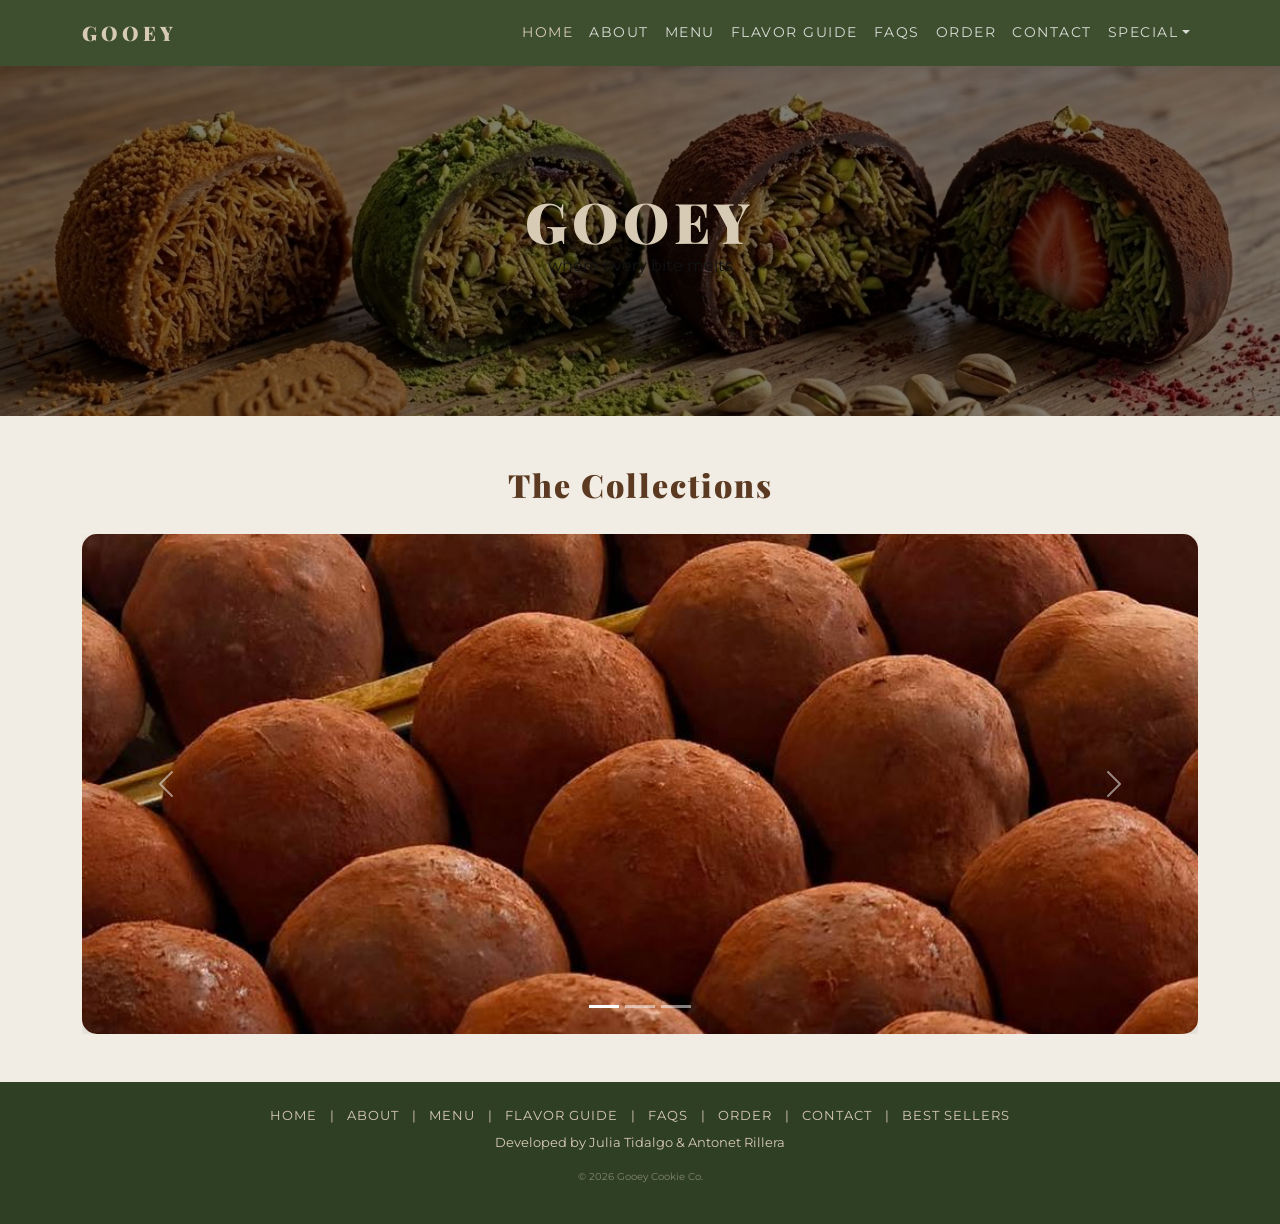
<file: index.html>
<!DOCTYPE html>
<html lang="en">

<head>
    <meta charset="UTF-8">
    <meta name="viewport" content="width=device-width, initial-scale=1">
    <title>Gooey | Premium Cookies</title>

    <link href="https://cdn.jsdelivr.net/npm/bootstrap@5.3.2/dist/css/bootstrap.min.css" rel="stylesheet">
    <link
        href="https://fonts.googleapis.com/css2?family=Playfair+Display:wght@700;900&family=Montserrat:wght@300;400;600&family=Dancing+Script:wght@600&display=swap"
        rel="stylesheet">
    <link rel="stylesheet" href="./css/style.css">
</head>

<body>
    <div class="page-background">

        <!-- NAVBAR -->
        <nav class="navbar navbar-expand-lg navbar-dark custom-nav sticky-top">
            <div class="container">
                <a class="navbar-brand" href="index.html">GOOEY</a>
                <button class="navbar-toggler border-0" data-bs-toggle="collapse" data-bs-target="#navMenu">
                    <span class="navbar-toggler-icon"></span>
                </button>
                <div class="collapse navbar-collapse" id="navMenu">
                    <ul class="navbar-nav ms-auto">
                        <li class="nav-item"><a class="nav-link active" href="index.html">Home</a></li>
                        <li class="nav-item"><a class="nav-link" href="about.html">About</a></li>
                        <li class="nav-item"><a class="nav-link" href="menu.html">Menu</a></li>
                        <li class="nav-item"><a class="nav-link" href="flavor-guide.html">Flavor Guide</a></li>
                        <li class="nav-item"><a class="nav-link" href="faq.html">FAQs</a></li>
                        <li class="nav-item"><a class="nav-link" href="order.html">Order</a></li>
                        <li class="nav-item"><a class="nav-link" href="contact.html">Contact</a></li>
                        <li class="nav-item dropdown">
                            <a class="nav-link dropdown-toggle" href="#" data-bs-toggle="dropdown">Special</a>
                            <ul class="dropdown-menu border-0 shadow">
                                <li><a class="dropdown-item" href="dubai-signature.html">Best Sellers</a></li>
                            </ul>
                        </li>
                    </ul>
                </div>
            </div>
        </nav>

        <header class="hero">
            <h1>GOOEY</h1>
            <p>where every bite melts</p>
        </header>

        <main class="container">
            <h2 class="section-title">The Collections</h2>

            <div id="carouselExample" class="carousel slide carousel-fade mb-5" data-bs-ride="carousel">
                <div class="carousel-indicators">
                    <button type="button" data-bs-target="#carouselExample" data-bs-slide-to="0" class="active"></button>
                    <button type="button" data-bs-target="#carouselExample" data-bs-slide-to="1"></button>
                    <button type="button" data-bs-target="#carouselExample" data-bs-slide-to="2"></button>
                </div>

                <div class="carousel-inner">
                    <div class="carousel-item active">
                        <img src="./images/chewy.jpg" class="d-block w-100 slider-img" alt="Gooey Selection">
                    </div>
                    <div class="carousel-item">
                        <img src="./images/matcha.jpg" class="d-block w-100 slider-img" alt="Bestsellers">
                    </div>
                    <div class="carousel-item">
                        <img src="./images/strawb.jpg" class="d-block w-100 slider-img" alt="Gift Boxes">
                    </div>
                </div>

                <button class="carousel-control-prev" data-bs-target="#carouselExample" data-bs-slide="prev">
                    <span class="carousel-control-prev-icon"></span>
                </button>
                <button class="carousel-control-next" data-bs-target="#carouselExample" data-bs-slide="next">
                    <span class="carousel-control-next-icon"></span>
                </button>
            </div>
        </main>

        <footer class="text-center py-4">
            <div class="footer-links mb-2">
                <a href="index.html">Home</a> |
                <a href="about.html">About</a> |
                <a href="menu.html">Menu</a> |
                <a href="flavor-guide.html">Flavor Guide</a> |
                <a href="faq.html">FAQs</a> |
                <a href="order.html">Order</a> |
                <a href="contact.html">Contact</a> |
                <a href="dubai-signature.html">Best Sellers</a>
            </div>
            <p>Developed by Julia Tidalgo & Antonet Rillera</p>
            <p style="opacity:0.5;font-size:10px;">© 2026 Gooey Cookie Co.</p>
        </footer>

        <script src="https://cdn.jsdelivr.net/npm/bootstrap@5.3.2/dist/js/bootstrap.bundle.min.js"></script>
    </div>
</body>

</html>
</file>
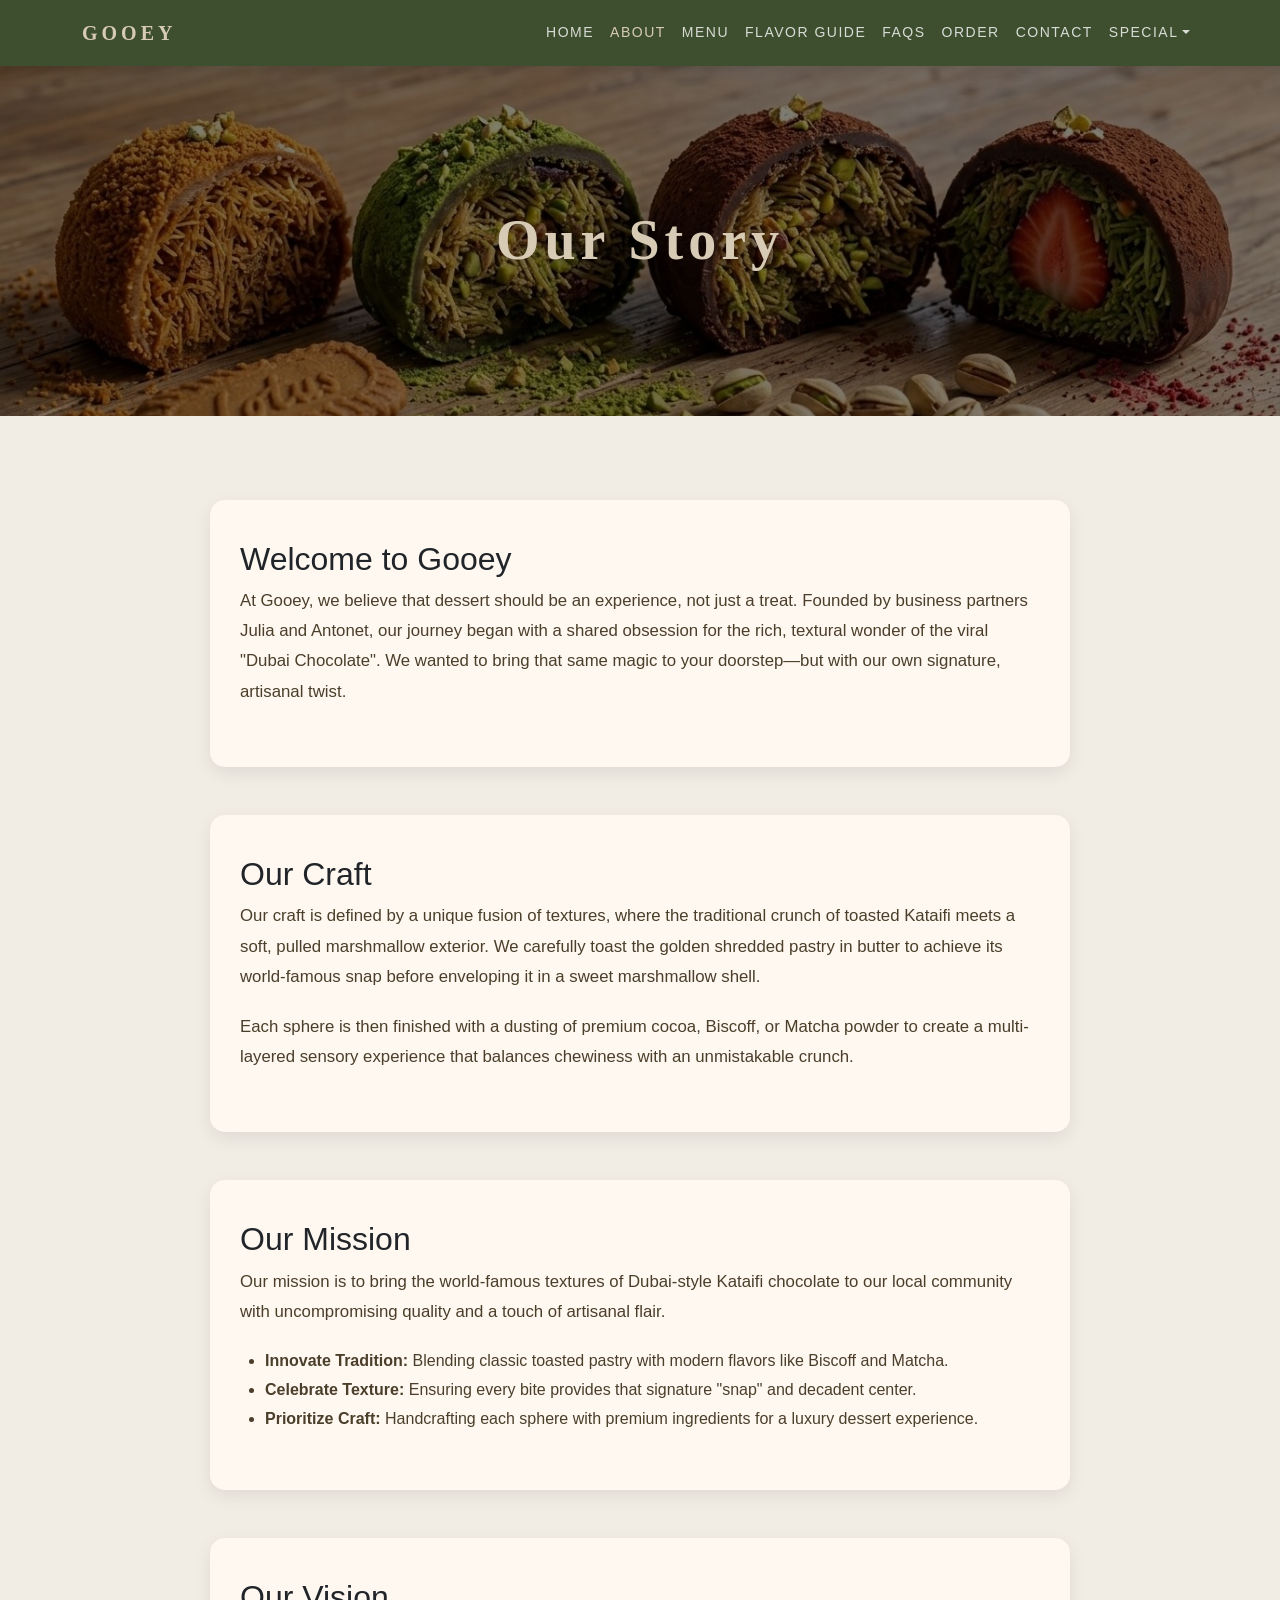
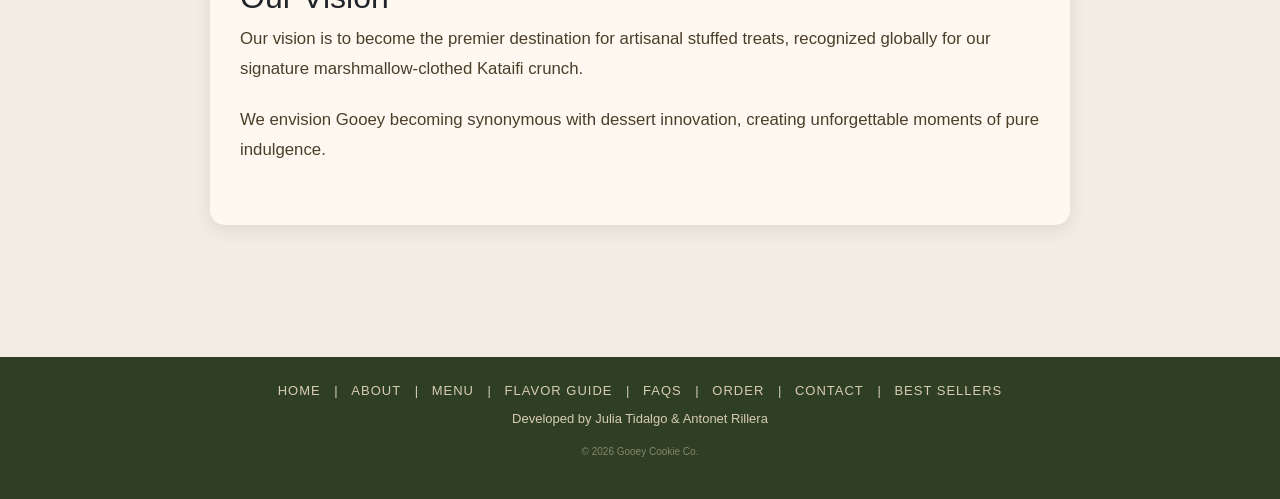
<file: about.html>
<!DOCTYPE html>
<html lang="en">
<head>
<meta charset="UTF-8">
<meta name="viewport" content="width=device-width, initial-scale=1">
<title>About | Gooey</title>

<link href="https://cdn.jsdelivr.net/npm/bootstrap@5.3.2/dist/css/bootstrap.min.css" rel="stylesheet">
<link rel="stylesheet" href="./css/style.css">
</head>

<body>
<div class="page-background">

<nav class="navbar navbar-expand-lg navbar-dark custom-nav sticky-top">
  <div class="container">
    <a class="navbar-brand" href="index.html">GOOEY</a>
    <button class="navbar-toggler border-0" data-bs-toggle="collapse" data-bs-target="#navMenu">
      <span class="navbar-toggler-icon"></span>
    </button>
    <div class="collapse navbar-collapse" id="navMenu">
      <ul class="navbar-nav ms-auto">
        <li class="nav-item"><a class="nav-link" href="index.html">Home</a></li>
        <li class="nav-item"><a class="nav-link active" href="about.html">About</a></li>
        <li class="nav-item"><a class="nav-link" href="menu.html">Menu</a></li>
        <li class="nav-item"><a class="nav-link" href="flavor-guide.html">Flavor Guide</a></li>
        <li class="nav-item"><a class="nav-link" href="faq.html">FAQs</a></li>
        <li class="nav-item"><a class="nav-link" href="order.html">Order</a></li>
        <li class="nav-item"><a class="nav-link" href="contact.html">Contact</a></li>
        <li class="nav-item dropdown">
          <a class="nav-link dropdown-toggle" href="#" data-bs-toggle="dropdown">Special</a>
          <ul class="dropdown-menu border-0 shadow">
            <li><a class="dropdown-item" href="dubai-signature.html">Best Sellers</a></li>
          </ul>
        </li>
      </ul>
    </div>
  </div>
</nav>

<header class="hero text-center py-5">
  <h1>Our Story</h1>
</header>

<div class="container about-container py-4">

  <section class="mb-5">
    <h2>Welcome to Gooey</h2>
    <p>
      At Gooey, we believe that dessert should be an experience, not just a treat.
      Founded by business partners Julia and Antonet, our journey began with a
      shared obsession for the rich, textural wonder of the viral "Dubai Chocolate".
      We wanted to bring that same magic to your doorstep—but with our own
      signature, artisanal twist.
    </p>
  </section>

  <section class="mb-5">
    <h2>Our Craft</h2>
    <p>
      Our craft is defined by a unique fusion of textures, where the traditional
      crunch of toasted Kataifi meets a soft, pulled marshmallow exterior.
      We carefully toast the golden shredded pastry in butter to achieve its
      world-famous snap before enveloping it in a sweet marshmallow shell.
    </p>
    <p>
      Each sphere is then finished with a dusting of premium cocoa, Biscoff,
      or Matcha powder to create a multi-layered sensory experience that
      balances chewiness with an unmistakable crunch.
    </p>
  </section>

  <section class="mb-5">
    <h2>Our Mission</h2>
    <p>
      Our mission is to bring the world-famous textures of Dubai-style Kataifi
      chocolate to our local community with uncompromising quality and a
      touch of artisanal flair.
    </p>
    <ul class="mission-list">
      <li><strong>Innovate Tradition:</strong> Blending classic toasted pastry with modern flavors like Biscoff and Matcha.</li>
      <li><strong>Celebrate Texture:</strong> Ensuring every bite provides that signature "snap" and decadent center.</li>
      <li><strong>Prioritize Craft:</strong> Handcrafting each sphere with premium ingredients for a luxury dessert experience.</li>
    </ul>
  </section>

  <section class="mb-5">
    <h2>Our Vision</h2>
    <p>
      Our vision is to become the premier destination for artisanal
      stuffed treats, recognized globally for our signature
      marshmallow-clothed Kataifi crunch.
    </p>
    <p>
      We envision Gooey becoming synonymous with dessert innovation,
      creating unforgettable moments of pure indulgence.
    </p>
  </section>

</div>

<footer class="text-center py-4">
  <div class="footer-links mb-2">
    <a href="index.html">Home</a> |
    <a href="about.html">About</a> |
    <a href="menu.html">Menu</a> |
    <a href="flavor-guide.html">Flavor Guide</a> |
    <a href="faq.html">FAQs</a> |
    <a href="order.html">Order</a> |
    <a href="contact.html">Contact</a> |
    <a href="dubai-signature.html">Best Sellers</a>
  </div>
  <p>Developed by Julia Tidalgo & Antonet Rillera</p>
  <p style="opacity:0.5;font-size:10px;">© 2026 Gooey Cookie Co.</p>
</footer>

</div>

<script src="https://cdn.jsdelivr.net/npm/bootstrap@5.3.2/dist/js/bootstrap.bundle.min.js"></script>
</body>
</html>
</file>
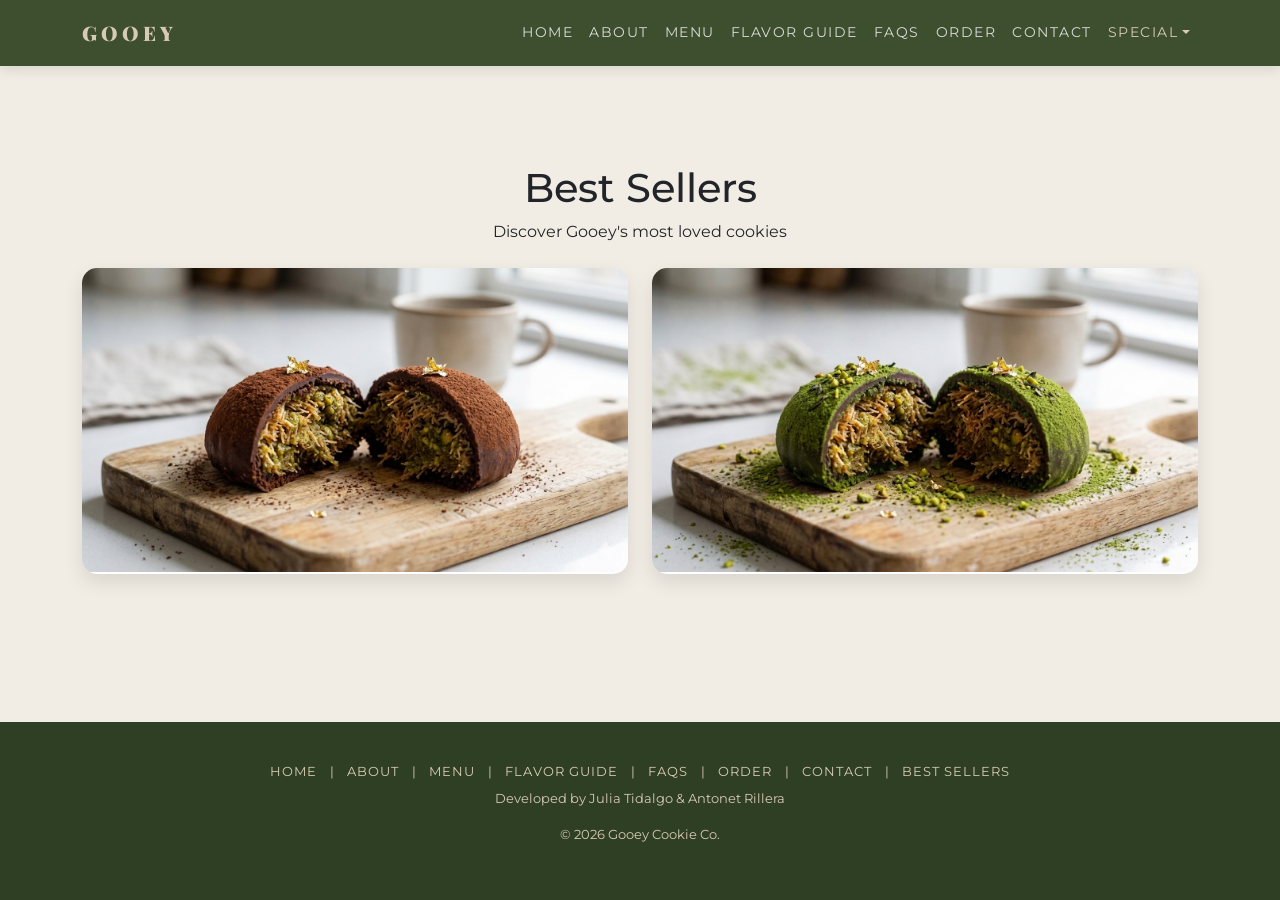
<file: dubai-signature.html>
<!DOCTYPE html>
<html lang="en">

<head>
    <meta charset="UTF-8">
    <meta name="viewport" content="width=device-width, initial-scale=1">
    <title>Best Sellers | Gooey</title>

    <link href="https://cdn.jsdelivr.net/npm/bootstrap@5.3.2/dist/css/bootstrap.min.css" rel="stylesheet">
    <link href="https://fonts.googleapis.com/css2?family=Playfair+Display:wght@700;900&family=Montserrat:wght@300;400;600&display=swap" rel="stylesheet">
    <link rel="stylesheet" href="./css/style.css">
</head>

<body>

    <div class="page-background">

        <nav class="navbar navbar-expand-lg navbar-dark custom-nav sticky-top">
            <div class="container">

                <a class="navbar-brand" href="index.html">GOOEY</a>

                <button class="navbar-toggler border-0" data-bs-toggle="collapse" data-bs-target="#navMenu">
                    <span class="navbar-toggler-icon"></span>
                </button>

                <div class="collapse navbar-collapse" id="navMenu">
                    <ul class="navbar-nav ms-auto">

                        <li class="nav-item">
                            <a class="nav-link" href="index.html">Home</a>
                        </li>

                        <li class="nav-item">
                            <a class="nav-link" href="about.html">About</a>
                        </li>

                        <li class="nav-item">
                            <a class="nav-link" href="menu.html">Menu</a>
                        </li>

                        <li class="nav-item">
                            <a class="nav-link" href="flavor-guide.html">Flavor Guide</a>
                        </li>

                        <li class="nav-item">
                            <a class="nav-link" href="faq.html">FAQs</a>
                        </li>

                        <li class="nav-item">
                            <a class="nav-link" href="order.html">Order</a>
                        </li>

                        <li class="nav-item">
                            <a class="nav-link" href="contact.html">Contact</a>
                        </li>

                        <li class="nav-item dropdown">
                            <a class="nav-link dropdown-toggle active" href="#" data-bs-toggle="dropdown">Special</a>
                            <ul class="dropdown-menu border-0 shadow">
                                <li>
                                    <a class="dropdown-item" href="dubai-signature.html">Best Sellers</a>
                                </li>
                            </ul>
                        </li>

                    </ul>
                </div>

            </div>
        </nav>

        <main class="main-content">

            <section class="container text-center mt-5 mb-4">
                <h1 class="title text-center">Best Sellers</h1>
                <p>Discover Gooey's most loved cookies</p>
            </section>

            <div class="container">
                <div class="row g-4 justify-content-center">

                    <div class="col-md-6 flavor-card">
                        <div class="card h-100">
                            <img src="./images/original.png" class="card-img-top" alt="Original">
                            <button class="stretched-link border-0 bg-transparent" data-bs-toggle="modal" data-bs-target="#modalOriginal"></button>
                        </div>
                    </div>

                    <div class="col-md-6 flavor-card">
                        <div class="card h-100">
                            <img src="./images/matcha_pistachio.png" class="card-img-top" alt="Matcha Pistachio">
                            <button class="stretched-link border-0 bg-transparent" data-bs-toggle="modal" data-bs-target="#modalMatcha"></button>
                        </div>
                    </div>

                </div>
            </div>

            <div class="modal fade cookie-modal" id="modalOriginal" tabindex="-1">
                <div class="modal-dialog modal-dialog-centered modal-lg">
                    <div class="modal-content custom-cookie-modal">

                        <button type="button" class="custom-close" data-bs-dismiss="modal">&times;</button>

                        <div class="modal-body text-center">

                            <img src="./images/original.png" class="cookie-modal-img" alt="Original Cookie">

                            <h3 class="cookie-title mt-4">The Original</h3>

                            <p class="cookie-desc">
                                A rich cookie inspired by Middle Eastern flavors with crunchy kunafa strands.
                            </p>

                        </div>

                    </div>
                </div>
            </div>

            <div class="modal fade cookie-modal" id="modalMatcha" tabindex="-1">
                <div class="modal-dialog modal-dialog-centered modal-lg">
                    <div class="modal-content custom-cookie-modal">

                        <button type="button" class="custom-close" data-bs-dismiss="modal">&times;</button>

                        <div class="modal-body text-center">

                            <img src="./images/matcha_pistachio.png" class="cookie-modal-img" alt="Matcha Cookie">

                            <h3 class="cookie-title mt-4">Matcha Pistachio</h3>

                            <p class="cookie-desc">
                                A rich, chewy cookie infused with premium matcha and filled with creamy pistachio goodness. Its earthy matcha flavor perfectly balances the sweet, nutty center—making it a unique and irresistible treat for matcha lovers.
                            </p>

                        </div>

                    </div>
                </div>
            </div>

        </main>

        <footer>

            <div class="footer-links mb-2">
                <a href="index.html">Home</a> |
                <a href="about.html">About</a> |
                <a href="menu.html">Menu</a> |
                <a href="flavor-guide.html">Flavor Guide</a> |
                <a href="faq.html">FAQs</a> |
                <a href="order.html">Order</a> |
                <a href="contact.html">Contact</a> |
                <a href="dubai-signature.html">Best Sellers</a>
            </div>

            <p>Developed by Julia Tidalgo & Antonet Rillera</p>
            <p>© 2026 Gooey Cookie Co.</p>

        </footer>

    </div>

    <script src="https://cdn.jsdelivr.net/npm/bootstrap@5.3.2/dist/js/bootstrap.bundle.min.js"></script>

</body>
</html>
</file>
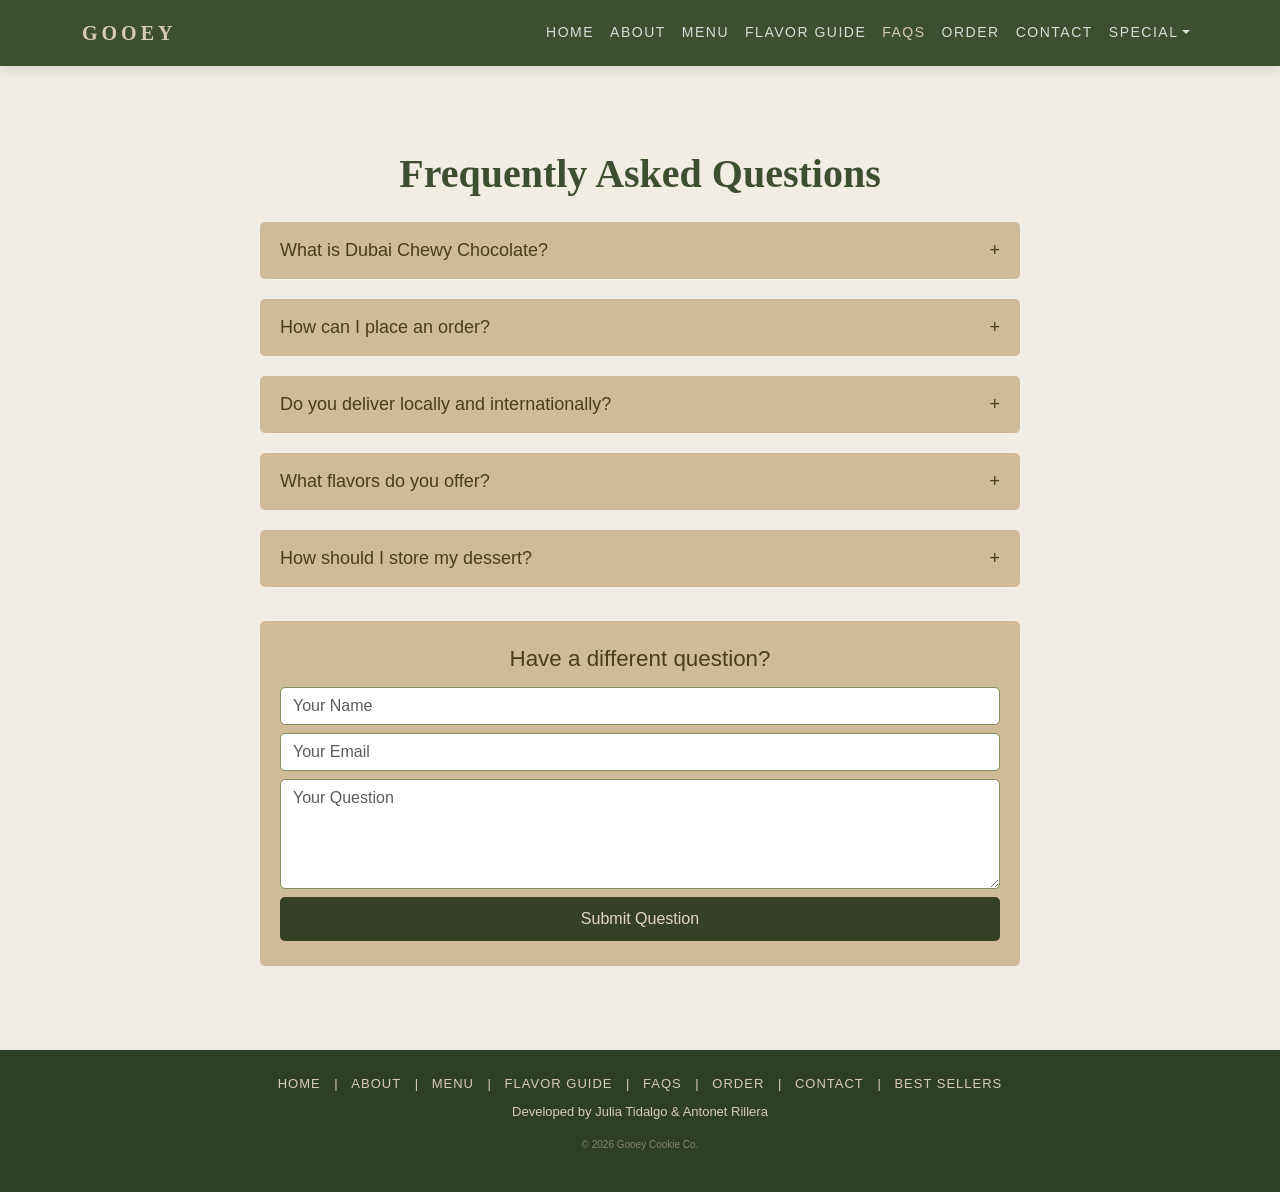
<file: faq.html>
<!DOCTYPE html>
<html lang="en">
<head>
<meta charset="UTF-8">
<meta name="viewport" content="width=device-width, initial-scale=1">
<title>FAQs | Gooey</title>

<link href="https://cdn.jsdelivr.net/npm/bootstrap@5.3.2/dist/css/bootstrap.min.css" rel="stylesheet">
<link rel="stylesheet" href="./css/style.css">
</head>

<body>
<div class="page-background">

<nav class="navbar navbar-expand-lg navbar-dark custom-nav sticky-top">
  <div class="container">
    <a class="navbar-brand" href="index.html">GOOEY</a>
    <button class="navbar-toggler border-0" data-bs-toggle="collapse" data-bs-target="#navMenu">
      <span class="navbar-toggler-icon"></span>
    </button>
    <div class="collapse navbar-collapse" id="navMenu">
      <ul class="navbar-nav ms-auto">
        <li class="nav-item"><a class="nav-link" href="index.html">Home</a></li>
        <li class="nav-item"><a class="nav-link" href="about.html">About</a></li>
        <li class="nav-item"><a class="nav-link" href="menu.html">Menu</a></li>
        <li class="nav-item"><a class="nav-link" href="flavor-guide.html">Flavor Guide</a></li>
        <li class="nav-item"><a class="nav-link active" href="faq.html">FAQs</a></li>
        <li class="nav-item"><a class="nav-link" href="order.html">Order</a></li>
        <li class="nav-item"><a class="nav-link" href="contact.html">Contact</a></li>
        <li class="nav-item dropdown">
          <a class="nav-link dropdown-toggle" href="#" data-bs-toggle="dropdown">Special</a>
          <ul class="dropdown-menu border-0 shadow">
            <li><a class="dropdown-item" href="dubai-signature.html">Best Sellers</a></li>
          </ul>
        </li>
      </ul>
    </div>
  </div>
</nav>

<div class="container faq-container py-4">
  <section>
    <h2 class="mb-4">Frequently Asked Questions</h2>

    <button class="accordion">What is Dubai Chewy Chocolate?</button>
    <div class="panel"><p>Dubai Chewy Chocolate is a rich dessert made with toasted Kataifi pastry and marshmallow, finished with premium cocoa or unique flavors such as Biscoff and Matcha.</p></div>

    <button class="accordion">How can I place an order?</button>
    <div class="panel"><p>You can place an order through our <a href="order.html">Order Page</a> or contact us directly via our Contact page.</p></div>

    <button class="accordion">Do you deliver locally and internationally?</button>
    <div class="panel"><p>Currently, we offer local delivery so you can enjoy your treats fresh. We are working to expand our reach internationally.</p></div>

    <button class="accordion">What flavors do you offer?</button>
    <div class="panel">
      <ul>
        <li>Original</li>
        <li>Biscoff</li>
        <li>Strawberry Chocolate</li>
        <li>Matcha Pistachio</li>
      </ul>
    </div>

    <button class="accordion">How should I store my dessert?</button>
    <div class="panel"><p>Store in a cool, dry place. Refrigeration is recommended if keeping for more than 24 hours.</p></div>

    <div class="message-box mt-4">
      <h3>Have a different question?</h3>
      <form id="faqForm">
        <input class="form-control mb-2" type="text" placeholder="Your Name" required>
        <input class="form-control mb-2" type="email" placeholder="Your Email" required>
        <textarea class="form-control mb-2" rows="4" placeholder="Your Question" required></textarea>
        <button class="btn btn-dark w-100">Submit Question</button>
      </form>
    </div>
  </section>
</div>

<footer class="text-center py-4">
  <div class="footer-links mb-2">
    <a href="index.html">Home</a> |
    <a href="about.html">About</a> |
    <a href="menu.html">Menu</a> |
    <a href="flavor-guide.html">Flavor Guide</a> |
    <a href="faq.html">FAQs</a> |
    <a href="order.html">Order</a> |
    <a href="contact.html">Contact</a> |
    <a href="dubai-signature.html">Best Sellers</a>
  </div>
  <p>Developed by Julia Tidalgo & Antonet Rillera</p>
  <p style="opacity:0.5;font-size:10px;">© 2026 Gooey Cookie Co.</p>
</footer>

<script>
const acc = document.querySelectorAll(".accordion");
acc.forEach(btn => {
  btn.addEventListener("click", () => {
    btn.classList.toggle("active");
    const panel = btn.nextElementSibling;
    panel.style.maxHeight = panel.style.maxHeight ? null : panel.scrollHeight + "px";
  });
});

document.getElementById("faqForm").addEventListener("submit", function(e){
  e.preventDefault();
  alert("Thank you! Your question has been submitted.");
  this.reset();
});
</script>

<script src="https://cdn.jsdelivr.net/npm/bootstrap@5.3.2/dist/js/bootstrap.bundle.min.js"></script>
</div>
</body>
</html>
</file>
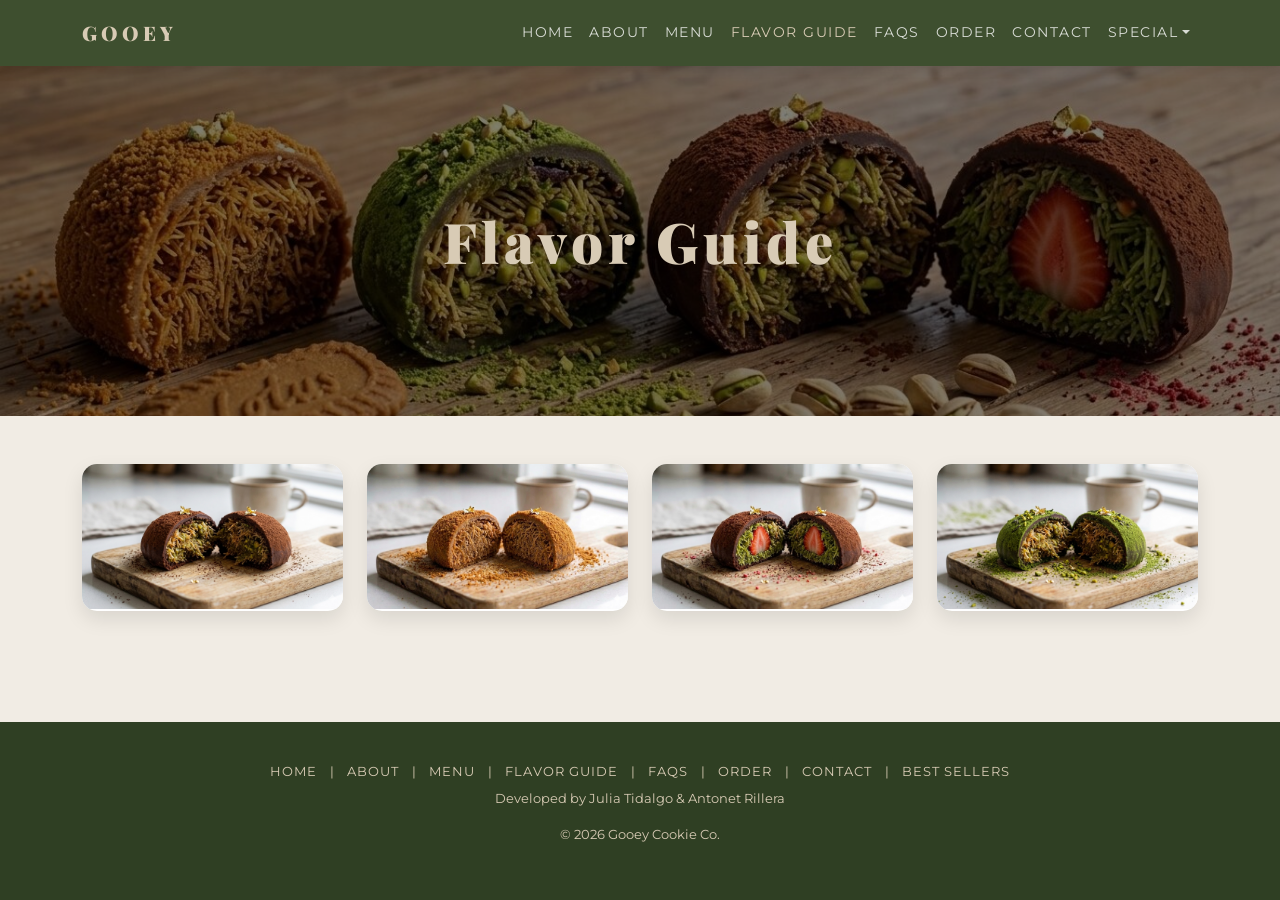
<file: flavor-guide.html>
<!DOCTYPE html>
<html lang="en">

<head>
    <meta charset="UTF-8">
    <meta name="viewport" content="width=device-width, initial-scale=1">
    <title>Flavor Guide | Gooey</title>

    <link href="https://cdn.jsdelivr.net/npm/bootstrap@5.3.2/dist/css/bootstrap.min.css" rel="stylesheet">
    <link
        href="https://fonts.googleapis.com/css2?family=Playfair+Display:wght@700;900&family=Montserrat:wght@300;400;600&display=swap"
        rel="stylesheet">
    <link rel="stylesheet" href="./css/style.css">
</head>

<body>
    <div class="page-background">

      
        <nav class="navbar navbar-expand-lg navbar-dark custom-nav sticky-top">
            <div class="container">
                <a class="navbar-brand" href="index.html">GOOEY</a>
                <button class="navbar-toggler border-0" data-bs-toggle="collapse" data-bs-target="#navMenu">
                    <span class="navbar-toggler-icon"></span>
                </button>
                <div class="collapse navbar-collapse" id="navMenu">
                    <ul class="navbar-nav ms-auto">
                        <li class="nav-item"><a class="nav-link" href="index.html">Home</a></li>
                        <li class="nav-item"><a class="nav-link" href="about.html">About</a></li>
                        <li class="nav-item"><a class="nav-link" href="menu.html">Menu</a></li>
                        <li class="nav-item"><a class="nav-link active" href="flavor-guide.html">Flavor Guide</a></li>
                        <li class="nav-item"><a class="nav-link" href="faq.html">FAQs</a></li>
                        <li class="nav-item"><a class="nav-link" href="order.html">Order</a></li>
                        <li class="nav-item"><a class="nav-link" href="contact.html">Contact</a></li>
                        <li class="nav-item dropdown">
                            <a class="nav-link dropdown-toggle" href="#" data-bs-toggle="dropdown">Special</a>
                            <ul class="dropdown-menu border-0 shadow">
                                <li><a class="dropdown-item" href="dubai-signature.html">Best Sellers</a></li>
                            </ul>
                        </li>
                    </ul>
                </div>
            </div>
        </nav>

        <main class="main-content">
            <header class="hero">
                <h1>Flavor Guide</h1>
            </header>
        <div class="container mt-5">
            <div class="row g-4 justify-content-center">

                <!-- Original -->
                <div class="col-6 col-md-4 col-lg-3 flavor-card">
                    <div class="card h-100">
                        <img src="./images/original.png" class="card-img-top" alt="The Original">
                        <button class="stretched-link border-0 bg-transparent" data-bs-toggle="modal" data-bs-target="#modalOriginal"></button>
                        <div class="card-overlay">
                            <h5>The Original</h5>
                            <p class="small">Tap for Details</p>
                        </div>
                    </div>
                </div>

                <!-- Biscoff -->
                <div class="col-6 col-md-4 col-lg-3 flavor-card">
                    <div class="card h-100">
                        <img src="./images/biscoff.png" class="card-img-top" alt="Biscoff">
                        <button class="stretched-link border-0 bg-transparent" data-bs-toggle="modal" data-bs-target="#modalBiscoff"></button>
                        <div class="card-overlay">
                            <h5>Biscoff Speculoos</h5>
                            <p class="small">Tap for Details</p>
                        </div>
                    </div>
                </div>

                <!-- Chocolate Strawberry -->
                <div class="col-6 col-md-4 col-lg-3 flavor-card">
                    <div class="card h-100">
                        <img src="./images/strawberry_chocolate.png" class="card-img-top" alt="Strawberry">
                        <button class="stretched-link border-0 bg-transparent" data-bs-toggle="modal" data-bs-target="#modalStrawberry"></button>
                        <div class="card-overlay">
                            <h5>Chocolate Strawberry</h5>
                            <p class="small">Tap for Details</p>
                        </div>
                    </div>
                </div>

                <!-- Matcha Pistachio -->
                <div class="col-6 col-md-4 col-lg-3 flavor-card">
                    <div class="card h-100">
                        <img src="./images/matcha_pistachio.png" class="card-img-top" alt="Matcha">
                        <button class="stretched-link border-0 bg-transparent" data-bs-toggle="modal" data-bs-target="#modalMatcha"></button>
                        <div class="card-overlay">
                            <h5>Matcha Pistachio</h5>
                            <p class="small">Tap for Details</p>
                        </div>
                    </div>
                </div>

            </div>
        </div>

        <!-- Modals -->
        <!-- Original -->
        <div class="modal fade" id="modalOriginal" tabindex="-1">
            <div class="modal-dialog modal-dialog-centered">
                <div class="modal-content">
                    <div class="modal-header">
                        <h5 class="modal-title">The Original</h5>
                        <button type="button" class="btn-close" data-bs-dismiss="modal"></button>
                    </div>
                    <div class="modal-body text-center">
                        <img src="./images/original.png" class="img-fluid rounded mb-3" style="max-height: 250px;">
                        <p>A decadent dark chocolate shell filled with crunchy toasted kataifi pastry and rich pistachio cream.</p>
                    </div>
                </div>
            </div>
        </div>

        <!-- Biscoff -->
        <div class="modal fade" id="modalBiscoff" tabindex="-1">
            <div class="modal-dialog modal-dialog-centered">
                <div class="modal-content">
                    <div class="modal-header">
                        <h5 class="modal-title">Biscoff Speculoos</h5>
                        <button type="button" class="btn-close" data-bs-dismiss="modal"></button>
                    </div>
                    <div class="modal-body text-center">
                        <img src="./images/biscoff.png" class="img-fluid rounded mb-3" style="max-height: 250px;">
                        <p>Infused with caramelized biscuit flavor and a spiced cookie butter filling.</p>
                    </div>
                </div>
            </div>
        </div>

        <!-- Chocolate Strawberry -->
        <div class="modal fade" id="modalStrawberry" tabindex="-1">
            <div class="modal-dialog modal-dialog-centered">
                <div class="modal-content">
                    <div class="modal-header">
                        <h5 class="modal-title">Chocolate Strawberry</h5>
                        <button type="button" class="btn-close" data-bs-dismiss="modal"></button>
                    </div>
                    <div class="modal-body text-center">
                        <img src="./images/strawberry_chocolate.png" class="img-fluid rounded mb-3" style="max-height: 250px;">
                        <p>Velvet chocolate with a crisp kataifi center and a juicy strawberry heart.</p>
                    </div>
                </div>
            </div>
        </div>

        <!-- Matcha Pistachio -->
        <div class="modal fade" id="modalMatcha" tabindex="-1">
            <div class="modal-dialog modal-dialog-centered">
                <div class="modal-content">
                    <div class="modal-header">
                        <h5 class="modal-title">Matcha Pistachio</h5>
                        <button type="button" class="btn-close" data-bs-dismiss="modal"></button>
                    </div>
                    <div class="modal-body text-center">
                        <img src="./images/matcha_pistachio.png" class="img-fluid rounded mb-3" style="max-height: 250px;">
                        <p>Vibrant matcha shell with premium pistachio kunafa filling.</p>
                    </div>
                </div>
            </div>
        </div>

        </main>

        <footer>
            <div class="footer-links mb-2">
                <a href="index.html">Home</a> |
                <a href="about.html">About</a> |
                <a href="menu.html">Menu</a> |
                <a href="flavor-guide.html">Flavor Guide</a> |
                <a href="faq.html">FAQs</a> |
                <a href="order.html">Order</a> |
                <a href="contact.html">Contact</a> |
                <a href="dubai-signature.html">Best Sellers</a>
            </div>
            <p>Developed by Julia Tidalgo & Antonet Rillera</p>
            <p>© 2026 Gooey Cookie Co.</p>
        </footer>

    </div>

    <script src="https://cdn.jsdelivr.net/npm/bootstrap@5.3.2/dist/js/bootstrap.bundle.min.js"></script>
</body>

</html>
</file>
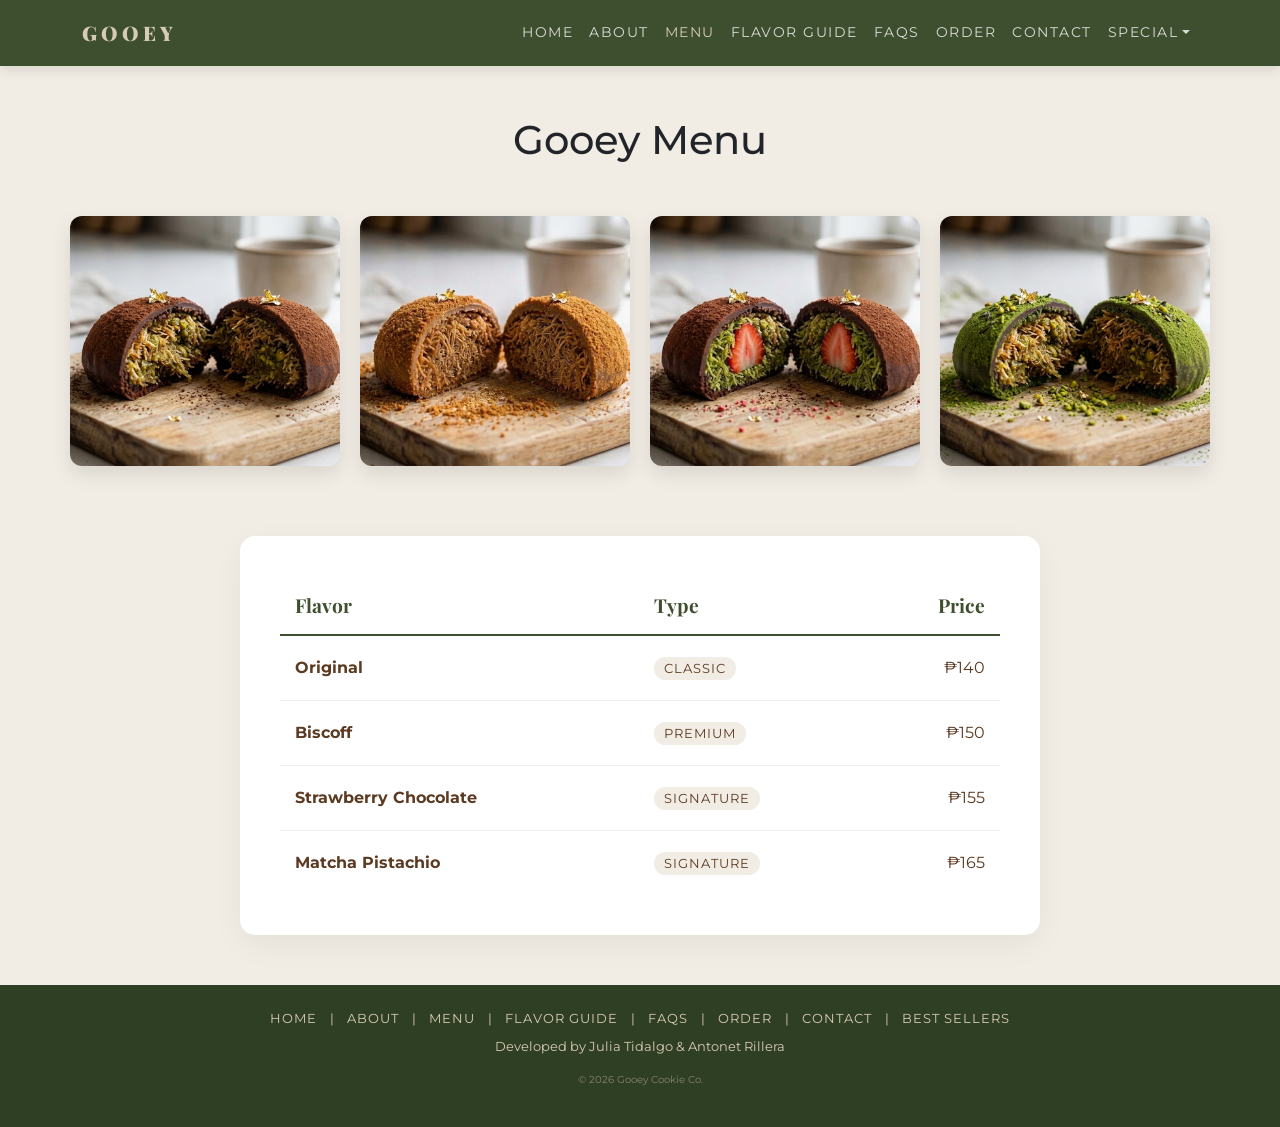
<file: menu.html>
<!DOCTYPE html>
<html lang="en">

<head>
    <meta charset="UTF-8">
    <meta name="viewport" content="width=device-width, initial-scale=1">
    <title>Our Menu | Gooey</title>

    <link href="https://cdn.jsdelivr.net/npm/bootstrap@5.3.2/dist/css/bootstrap.min.css" rel="stylesheet">
    <link
        href="https://fonts.googleapis.com/css2?family=Playfair+Display:wght@700;900&family=Montserrat:wght@300;400;600&display=swap"
        rel="stylesheet">
    <link rel="stylesheet" href="./css/style.css">
</head>

<body>
    <div class="page-background">

        <!-- NAVBAR -->
        <nav class="navbar navbar-expand-lg navbar-dark custom-nav sticky-top">
            <div class="container">
                <a class="navbar-brand" href="index.html">GOOEY</a>
                <button class="navbar-toggler border-0" type="button" data-bs-toggle="collapse"
                    data-bs-target="#navMenu">
                    <span class="navbar-toggler-icon"></span>
                </button>
                <div class="collapse navbar-collapse" id="navMenu">
                    <ul class="navbar-nav ms-auto">
                        <li class="nav-item"><a class="nav-link" href="index.html">Home</a></li>
                        <li class="nav-item"><a class="nav-link" href="about.html">About</a></li>
                        <li class="nav-item"><a class="nav-link active" href="menu.html">Menu</a></li>
                        <li class="nav-item"><a class="nav-link" href="flavor-guide.html">Flavor Guide</a></li>
                        <li class="nav-item"><a class="nav-link" href="faq.html">FAQs</a></li>
                        <li class="nav-item"><a class="nav-link" href="order.html">Order</a></li>
                        <li class="nav-item"><a class="nav-link" href="contact.html">Contact</a></li>
                        <li class="nav-item dropdown">
                            <a class="nav-link dropdown-toggle" href="#" data-bs-toggle="dropdown">Special</a>
                            <ul class="dropdown-menu border-0 shadow">
                                <li><a class="dropdown-item" href="dubai-signature.html">Best Sellers</a></li>
                            </ul>
                        </li>
                    </ul>
                </div>
            </div>
        </nav>

        <h1 class="title text-center">Gooey Menu</h1>

        <div class="container gallery mt-4">
            <img src="./images/original.png" alt="Original">
            <img src="./images/biscoff.png" alt="Biscoff">
            <img src="./images/strawberry_chocolate.png" alt="Strawberry">
            <img src="./images/matcha_pistachio.png" alt="Matcha">
        </div>

        <div class="container">
            <div class="menu-container">
                <table class="menu-table">
                    <thead>
                        <tr>
                            <th>Flavor</th>
                            <th>Type</th>
                            <th class="text-end">Price</th>
                        </tr>
                    </thead>
                    <tbody>
                        <tr>
                            <td><strong>Original</strong></td>
                            <td><span class="flavor-type">Classic</span></td>
                            <td class="text-end price-tag">₱140</td>
                        </tr>
                        <tr>
                            <td><strong>Biscoff</strong></td>
                            <td><span class="flavor-type">Premium</span></td>
                            <td class="text-end price-tag">₱150</td>
                        </tr>
                        <tr>
                            <td><strong>Strawberry Chocolate</strong></td>
                            <td><span class="flavor-type">Signature</span></td>
                            <td class="text-end price-tag">₱155</td>
                        </tr>
                        <tr>
                            <td><strong>Matcha Pistachio</strong></td>
                            <td><span class="flavor-type">Signature</span></td>
                            <td class="text-end price-tag">₱165</td>
                        </tr>
                    </tbody>
                </table>
            </div>
        </div>

        <footer class="text-center py-4">
            <div class="footer-links mb-2">
                <a href="index.html">Home</a> |
                <a href="about.html">About</a> |
                <a href="menu.html">Menu</a> |
                <a href="flavor-guide.html">Flavor Guide</a> |
                <a href="faq.html">FAQs</a> |
                <a href="order.html">Order</a> |
                <a href="contact.html">Contact</a> |
                <a href="dubai-signature.html">Best Sellers</a>
            </div>
            <p>Developed by Julia Tidalgo & Antonet Rillera</p>
            <p style="opacity:0.5;font-size:10px;">© 2026 Gooey Cookie Co.</p>
        </footer>

    </div>

    <script src="https://cdn.jsdelivr.net/npm/bootstrap@5.3.2/dist/js/bootstrap.bundle.min.js"></script>
</body>

</html>
</file>
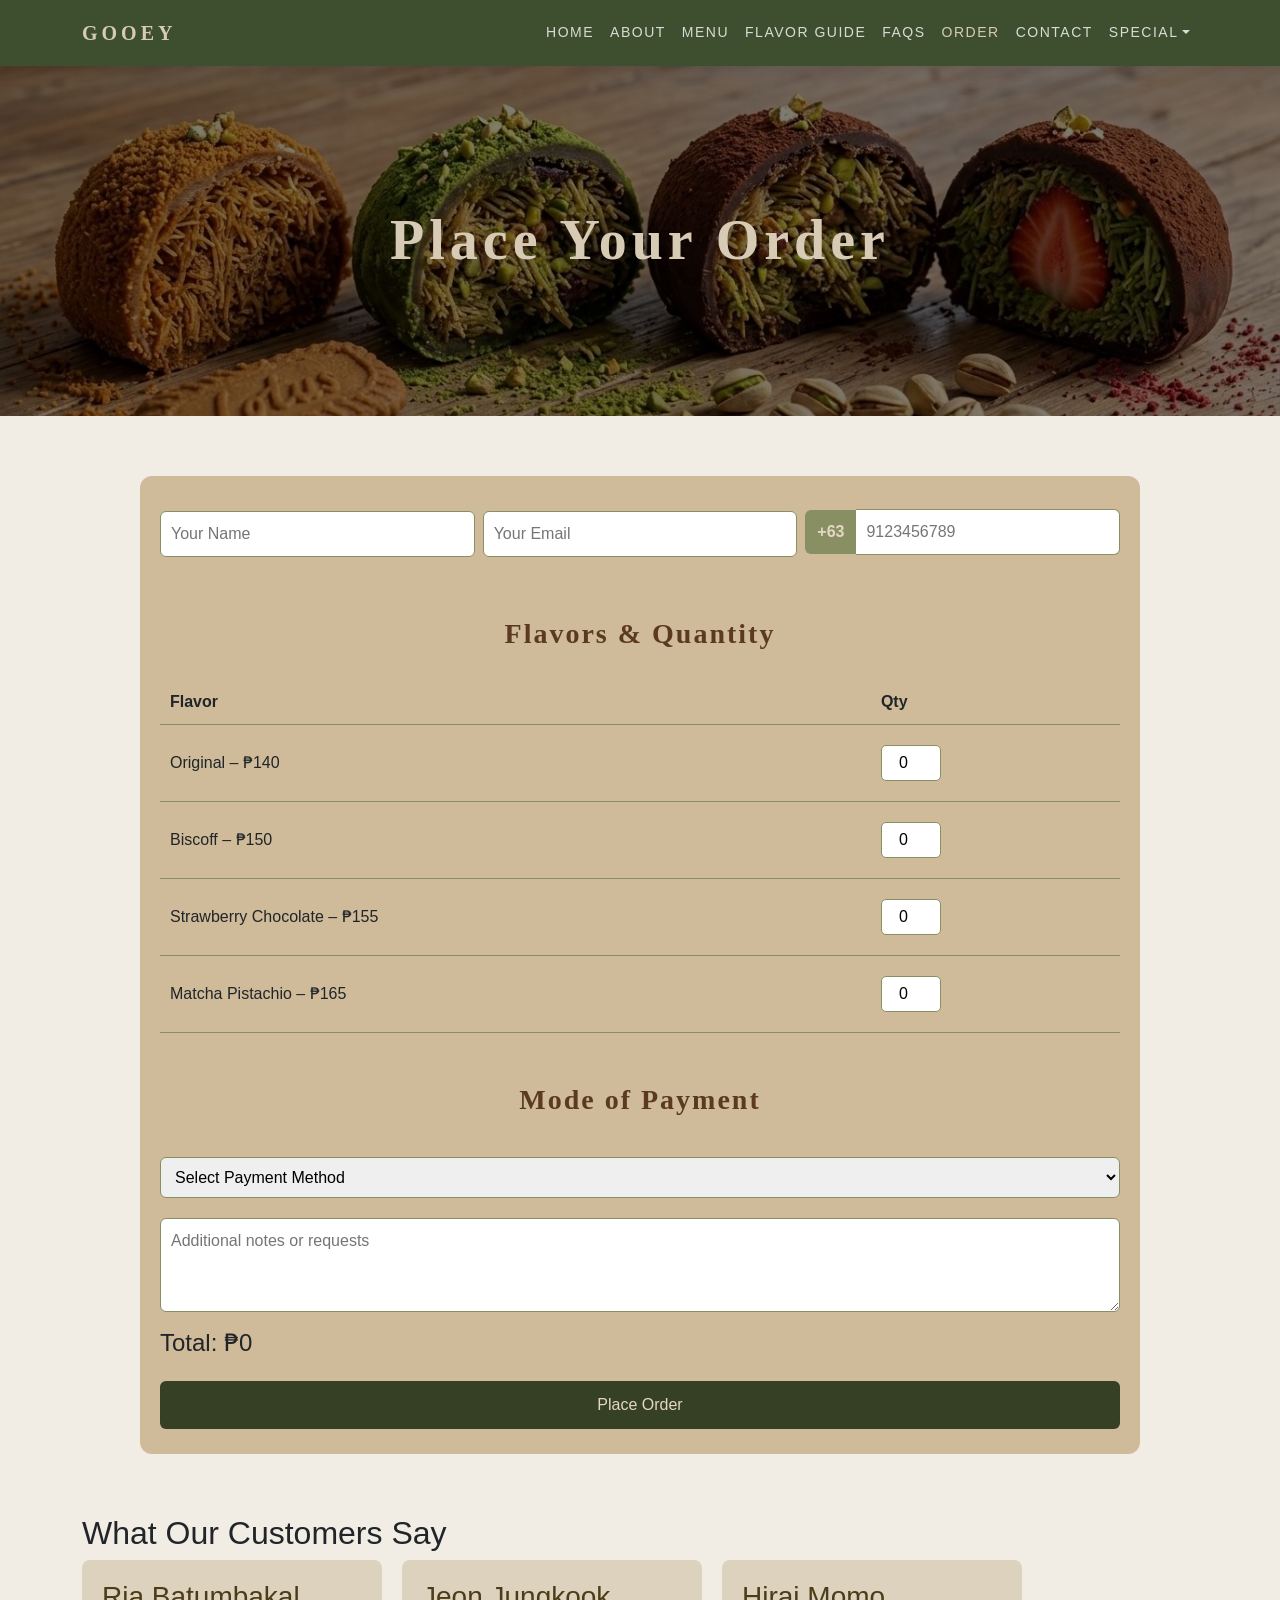
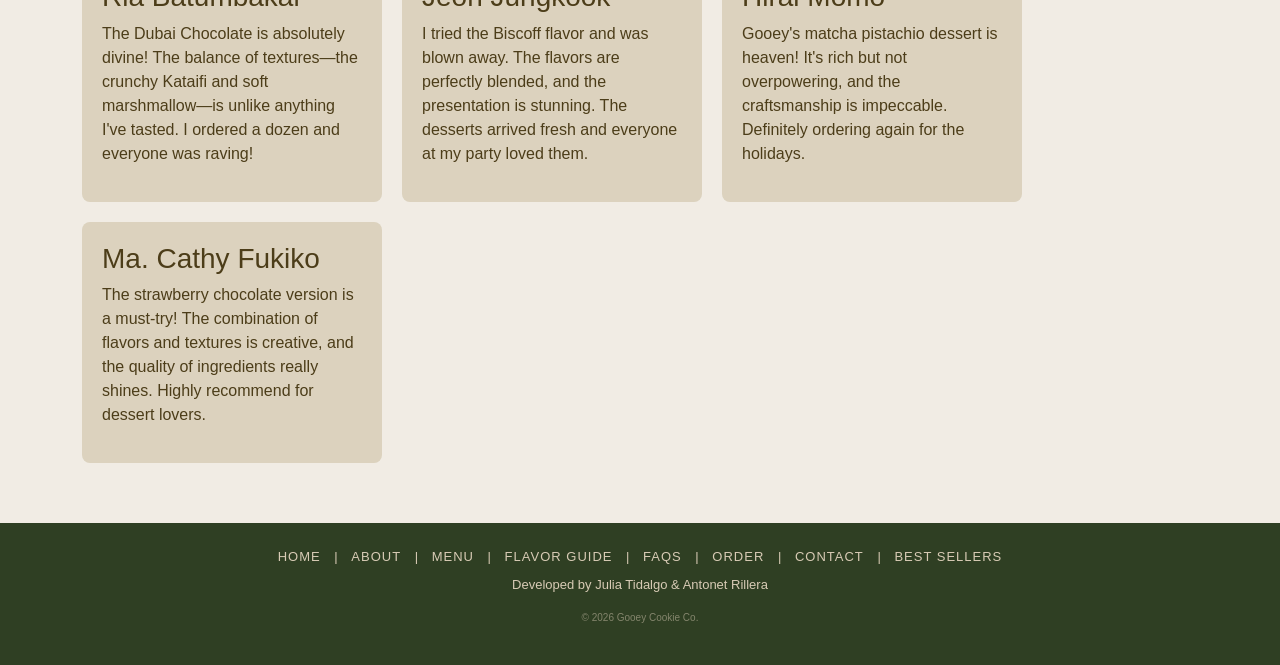
<file: order.html>
<!DOCTYPE html>
<html lang="en">

<head>
    <meta charset="UTF-8">
    <meta name="viewport" content="width=device-width, initial-scale=1">
    <title>Order | Gooey</title>
    <link href="https://cdn.jsdelivr.net/npm/bootstrap@5.3.2/dist/css/bootstrap.min.css" rel="stylesheet">
    <link rel="stylesheet" href="./css/style.css">
</head>

<body>
    <div class="page-background">

        <!-- NAVBAR -->
        <nav class="navbar navbar-expand-lg navbar-dark custom-nav sticky-top">
            <div class="container">
                <a class="navbar-brand" href="index.html">GOOEY</a>
                <button class="navbar-toggler border-0" data-bs-toggle="collapse" data-bs-target="#navMenu">
                    <span class="navbar-toggler-icon"></span>
                </button>
                <div class="collapse navbar-collapse" id="navMenu">
                    <ul class="navbar-nav ms-auto">
                        <li class="nav-item"><a class="nav-link" href="index.html">Home</a></li>
                        <li class="nav-item"><a class="nav-link" href="about.html">About</a></li>
                        <li class="nav-item"><a class="nav-link" href="menu.html">Menu</a></li>
                        <li class="nav-item"><a class="nav-link" href="flavor-guide.html">Flavor Guide</a></li>
                        <li class="nav-item"><a class="nav-link" href="faq.html">FAQs</a></li>
                        <li class="nav-item"><a class="nav-link active" href="order.html">Order</a></li>
                        <li class="nav-item"><a class="nav-link" href="contact.html">Contact</a></li>
                        <li class="nav-item dropdown">
                            <a class="nav-link dropdown-toggle" href="#" data-bs-toggle="dropdown">Special</a>
                            <ul class="dropdown-menu border-0 shadow">
                                <li><a class="dropdown-item" href="dubai-signature.html">Best Sellers</a></li>
                            </ul>
                        </li>
                    </ul>
                </div>
            </div>
        </nav>

        <!-- HERO -->
        <header class="hero">
            <h1>Place Your Order</h1>
        </header>

        <!-- ORDER FORM -->
        <div class="container order-container order-form">
            <form id="orderForm">
                <div class="row g-2">
                    <div class="col-md-4">
                        <input type="text" name="name" placeholder="Your Name" required>
                    </div>
                    <div class="col-md-4">
                        <input type="email" name="email" placeholder="Your Email" required>
                    </div>
                    <div class="col-md-4">
                        <div class="phone-input">
                            <span>+63</span>
                            <input type="tel" name="contact" placeholder="9123456789" required pattern="9\d{9}"
                                maxlength="10" title="Enter a 10-digit number starting with 9">
                        </div>
                    </div>
                </div>

                <h3 class="section-title">Flavors & Quantity</h3>
                <table class="flavor-table">
                    <thead>
                        <tr>
                            <th>Flavor</th>
                            <th>Qty</th>
                        </tr>
                    </thead>
                    <tbody>
                        <tr>
                            <td>Original – ₱140</td>
                            <td><input type="number" name="original" value="0" min="0"></td>
                        </tr>
                        <tr>
                            <td>Biscoff – ₱150</td>
                            <td><input type="number" name="biscoff" value="0" min="0"></td>
                        </tr>
                        <tr>
                            <td>Strawberry Chocolate – ₱155</td>
                            <td><input type="number" name="strawberry" value="0" min="0"></td>
                        </tr>
                        <tr>
                            <td>Matcha Pistachio – ₱165</td>
                            <td><input type="number" name="matcha" value="0" min="0"></td>
                        </tr>
                    </tbody>
                </table>

                <h3 class="section-title">Mode of Payment</h3>
                <select name="mop" required>
                    <option value="">Select Payment Method</option>
                    <option value="gcash">GCash</option>
                    <option value="bank">Bank Transfer</option>
                    <option value="cod">Cash on Delivery</option>
                </select>

                <textarea name="notes" rows="3" placeholder="Additional notes or requests"></textarea>

                <h4>Total: ₱<span id="total">0</span></h4>
                <button type="submit">Place Order</button>
            </form>
        </div>

        <!-- REVIEWS -->
        <div class="container">
            <section class="reviews-section">
                <h2>What Our Customers Say</h2>
                <div class="reviews-container">
                    <div class="review-card">
                        <h3>Ria Batumbakal</h3>
                        <p>The Dubai Chocolate is absolutely divine! The balance of textures—the crunchy
                            Kataifi and soft marshmallow—is unlike anything I've tasted. I ordered a dozen and
                            everyone was raving!</p>
                    </div>
                    <div class="review-card">
                        <h3>Jeon Jungkook</h3>
                        <p>I tried the Biscoff flavor and was blown away. The flavors are perfectly blended, and
                            the presentation is stunning. The desserts arrived fresh and everyone at my party
                            loved them.</p>
                    </div>
                    <div class="review-card">
                        <h3>Hirai Momo</h3>
                        <p>Gooey's matcha pistachio dessert is heaven! It's rich but not overpowering, and the
                            craftsmanship is impeccable. Definitely ordering again for the holidays.</p>
                    </div>
                    <div class="review-card">
                        <h3>Ma. Cathy Fukiko</h3>
                        <p>The strawberry chocolate version is a must-try! The combination of flavors and textures
                            is creative, and the quality of ingredients really shines. Highly recommend for
                            dessert lovers.</p>
                    </div>
                </div>
            </section>
        </div>

        <!-- FOOTER -->
<footer class="text-center py-4">
  <div class="footer-links mb-2">
    <a href="index.html">Home</a> |
    <a href="about.html">About</a> |
    <a href="menu.html">Menu</a> |
    <a href="flavor-guide.html">Flavor Guide</a> |
    <a href="faq.html">FAQs</a> |
    <a href="order.html">Order</a> |
    <a href="contact.html">Contact</a> |
    <a href="dubai-signature.html">Best Sellers</a>
  </div>
  <p>Developed by Julia Tidalgo & Antonet Rillera</p>
  <p style="opacity:0.5;font-size:10px;">© 2026 Gooey Cookie Co.</p>
</footer>


    </div>

    <script>
        const flavorInputs = document.querySelectorAll(".flavor-table input");
        const totalEl = document.getElementById("total");
        const prices = { original: 140, biscoff: 150, strawberry: 155, matcha: 165 };

        function calculateTotal() {
            let sum = 0;
            flavorInputs.forEach(input => sum += input.value * prices[input.name]);
            totalEl.textContent = sum;
        }

        flavorInputs.forEach(input => input.addEventListener("input", calculateTotal));

        document.getElementById("orderForm").addEventListener("submit", function (e) {
            const phone = this.contact.value;
            if (!/^9\d{9}$/.test(phone)) {
                alert("Phone number must be 10 digits starting with 9.");
                e.preventDefault();
                return;
            }
            e.preventDefault();
            alert("Order placed successfully!");
            this.reset();
            calculateTotal();
        });
    </script>
</body>

</html>
</file>
<file: css/style.css>
html, body { 
height: 100%; 
margin: 0; 
font-family: 'Montserrat', sans-serif;
background: #F1ECE4; 
}

.page-background {
min-height: 100vh;
display: flex;
flex-direction: column;
}

.main-content {
flex: 1;
}

.custom-nav{
background:#3E4F2F;
padding:0.8rem 0;
box-shadow:0 4px 12px rgba(0,0,0,0.1);
}

.navbar-brand{
font-family:'Playfair Display', serif;
font-weight:900;
letter-spacing:4px;
color:#D8CBB5 !important;
}

.nav-link{
font-size:14px;
letter-spacing:1.5px;
text-transform:uppercase;
color:rgba(255,255,255,0.8) !important;
}

.nav-link:hover,
.nav-link.active{
color:#D8CBB5 !important;
}

.hero{
position:relative;
height:400px;
background:url('../images/all.jpg') center/cover no-repeat;
display:flex;
flex-direction:column;
justify-content:center;
align-items:center;
text-align:center;
overflow:hidden;
}

.hero::before{
content:"";
position:absolute;
top:0;
left:0;
width:100%;
height:100%;
background-color:rgba(0,0,0,0.5);
z-index:1;
}

.hero h1{
font-family:'Playfair Display', serif;
font-size:4rem;
font-weight:900;
color:#D8CBB5;
z-index:2;
letter-spacing:5px;
margin:0;
}

.section-title{
font-family:'Playfair Display', serif;
font-weight:900;
color:#5c3a21;
text-align:center;
letter-spacing:2px;
margin-top:50px;
margin-bottom:30px;
}

.title{
text-align:center;
padding-top:50px;
}

.slider-img{
height:500px;
object-fit:cover;
border-radius:15px;
box-shadow:0 8px 20px rgba(0,0,0,0.1);
}

.gallery{
display:grid;
grid-template-columns:repeat(auto-fit,minmax(200px,1fr));
gap:20px;
padding:20px 0;
}

.gallery img{
width:100%;
height:250px;
object-fit:cover;
border-radius:12px;
box-shadow:0 8px 20px rgba(0,0,0,0.1);
transition:transform 0.3s ease;
}

.gallery img:hover{
transform:translateY(-5px);
}

.menu-container{
max-width:800px;
margin:50px auto;
background:white;
padding:40px;
border-radius:15px;
box-shadow:0 10px 30px rgba(0,0,0,0.05);
}

.menu-table{
width:100%;
border-collapse:collapse;
}

.menu-table th{
font-family:'Playfair Display', serif;
font-size:1.2rem;
color:#3E4F2F;
border-bottom:2px solid #3E4F2F;
padding:15px;
text-align:left;
}

.menu-table td{
padding:20px 15px;
border-bottom:1px solid #eee;
color:#5c3a21;
font-weight:400;
}

.menu-table tr:last-child td{
border-bottom:none;
}

.price-tag{
font-weight:600;
color:#3E4F2F;
}

.flavor-type{
font-size:0.8rem;
text-transform:uppercase;
letter-spacing:1px;
background:#f1ece4;
padding:4px 10px;
border-radius:20px;
color:#5c3a21;
}

.flavor-card .card{
border:none;
border-radius:15px;
overflow:hidden;
position:relative;
transition:all 0.4s;
box-shadow:0 8px 20px rgba(0,0,0,0.1);
}

.flavor-card .card:hover{
transform:translateY(-10px);
box-shadow:0 15px 30px rgba(0,0,0,0.2);
}

.card-overlay{
position:absolute;
top:0;
left:0;
width:100%;
height:100%;
background:rgba(47,63,35,0.85);
color:#D8CBB5;
display:flex;
flex-direction:column;
justify-content:center;
align-items:center;
opacity:0;
transition:opacity 0.3s ease;
padding:20px;
text-align:center;
}

.flavor-card .card:hover .card-overlay{
opacity:1;
}

.card-overlay h5{
font-family:'Playfair Display', serif;
font-weight:700;
letter-spacing:1px;
}

.modal-content{
background-color:#F1ECE4;
border-radius:20px;
border:none;
overflow:hidden;
}

.modal-header{
background-color:#3E4F2F;
color:#D8CBB5;
border:none;
padding:20px;
}

.modal-title{
font-family:'Playfair Display', serif;
font-weight:700;
letter-spacing:2px;
}

.modal-body{
padding:30px;
color:#5c3a21;
}

.btn-close{
filter:invert(1) grayscale(100%) brightness(200%);
}

footer{
background:#2F3F23;
color:#D8CBB5;
text-align:center;
padding:40px 20px;
font-size:13px;
}

.footer-links a{
color:#D8CBB5;
text-decoration:none;
margin:0 10px;
text-transform:uppercase;
letter-spacing:1px;
}

.footer-links a:hover{
color:#F1ECE4;
}

.about-container{
max-width:900px;
margin:60px auto;
padding:0 20px;
}

.about-container section{
background:#fff8f0;
padding:40px 30px;
margin-bottom:30px;
border-radius:15px;
box-shadow:0 6px 18px rgba(0,0,0,0.08);
line-height:1.8;
transition:transform 0.3s ease, box-shadow 0.3s ease;
}

.about-container section:hover{
transform:translateY(-5px);
box-shadow:0 12px 25px rgba(0,0,0,0.12);
}

.about-container p{
font-size:1.05rem;
color:#4b3e2a;
margin-bottom:20px;
}

.about-container ul{
list-style-type:disc;
padding-left:25px;
color:#4b3e2a;
}

.soft-title{
font-size:28px;
font-weight:700;
color:#3E4F2F;
margin-bottom:15px;
position:relative;
padding-bottom:10px;
}

.soft-title::after{
content:"";
display:block;
width:50px;
height:3px;
background:#D8CBB5;
margin-top:5px;
border-radius:3px;
}

.hero{
height:350px;
text-align:center;
padding:0 20px;
}

.hero h1{
font-size:3.5rem;
}

.faq-container{
max-width:800px;
margin:60px auto;
padding:0 20px;
box-sizing:border-box;
}

.faq-container h2{
text-align:center;
font-family:'Playfair Display', serif;
font-weight:700;
font-size:2.5rem;
color:#3E4F2F;
margin-bottom:40px;
}

.accordion{
background-color:rgb(207,187,153);
color:rgb(76,61,25);
cursor:pointer;
padding:15px 20px;
width:100%;
border:none;
text-align:left;
outline:none;
font-size:18px;
transition:0.3s;
margin-bottom:10px;
border-radius:5px;
box-sizing:border-box;
position:relative;
}

.accordion:hover{
background-color:rgb(136,144,99);
color:rgb(229,215,196);
}

.accordion::after{
content:"+";
position:absolute;
right:20px;
font-size:18px;
color:rgb(76,61,25);
}

.accordion.active::after{
content:"−";
color:rgb(76,61,25);
}

.panel{
background-color:#F1ECE4;
max-height:0;
overflow:hidden;
transition:max-height 0.3s ease;
padding:0 20px;
margin-bottom:10px;
border-radius:0 0 5px 5px;
box-sizing:border-box;
}

.panel p,
.panel ul{
margin:10px 0;
line-height:1.6;
color:rgb(76,61,25);
}

.panel ul{
padding-left:20px;
}

.message-box{
background-color:rgb(207,187,153);
color:rgb(76,61,25);
padding:25px 20px;
border-radius:5px;
margin-top:30px;
text-align:center;
border:none;
box-sizing:border-box;
}

.message-box h3{
font-size:1.4rem;
margin-bottom:15px;
}

.message-box .form-control{
border-radius:5px;
border:1px solid rgb(136,144,99);
}

.message-box button{
background-color:rgb(53,64,36);
color:rgb(229,215,196);
padding:10px 20px;
border:none;
border-radius:5px;
cursor:pointer;
font-size:16px;
transition:0.3s;
}

.message-box button:hover{
background-color:rgb(76,61,25);
color:white;
}

.order-form{
background-color:rgb(207,187,153);
padding:25px 20px;
border-radius:12px;
margin:60px auto;
max-width:1000px;
box-sizing:border-box;
}

.order-form input[type="text"],
.order-form input[type="email"],
.order-form input[type="number"],
.order-form select,
.order-form textarea{
width:100%;
padding:10px;
margin:10px 0;
border-radius:6px;
border:1px solid rgb(136,144,99);
font-size:16px;
box-sizing:border-box;
}

.order-form button{
background-color:rgb(53,64,36);
color:rgb(229,215,196);
padding:12px;
border:none;
border-radius:6px;
cursor:pointer;
font-size:16px;
margin-top:15px;
width:100%;
transition:0.3s;
}

.order-form button:hover{
background-color:rgb(76,61,25);
}

.phone-input{
display:flex;
align-items:center;
margin:8px 0;
}

.phone-input span{
background-color:rgb(136,144,99);
color:rgb(229,215,196);
padding:10px 12px;
border-top-left-radius:6px;
border-bottom-left-radius:6px;
font-weight:bold;
}

.phone-input input{
flex:1;
padding:10px;
border:1px solid rgb(136,144,99);
border-left:none;
border-top-right-radius:6px;
border-bottom-right-radius:6px;
font-size:16px;
}

.flavor-table{
width:100%;
border-collapse:collapse;
margin:10px 0 20px 0;
}

.flavor-table th,
.flavor-table td{
padding:10px;
border-bottom:1px solid rgb(136,144,99);
}

.flavor-table input[type="number"]{
width:60px;
text-align:center;
border:1px solid rgb(136,144,99);
border-radius:5px;
padding:5px;
}

.reviews-container{
display:flex;
gap:20px;
flex-wrap:wrap;
margin-bottom:60px;
}

.review-card{
flex:0 0 auto;
width:300px;
background-color:rgb(220,210,190);
padding:20px;
border-radius:8px;
color:rgb(76,61,25);
}

@media(max-width:768px){
.order-form .row > div{
flex:0 0 100%;
max-width:100%;
}

.review-card{
width:100%;
}
}

.contact-container{
max-width:1100px;
margin:60px auto;
padding:0 20px;
}

.contact-title{
text-align:center;
font-family:'Playfair Display', serif;
font-weight:700;
font-size:2.5rem;
color:#3E4F2F;
}

.contact-card{
background-color:rgb(207,187,153);
border-radius:10px;
padding:25px;
height:100%;
}

.contact-form{
background-color:rgb(207,187,153);
border-radius:10px;
padding:25px;
}

.contact-card p{
line-height:1.6;
color:rgb(76,61,25);
margin-bottom:10px;
}

.contact-form input,
.contact-form textarea{
border:1px solid rgb(136,144,99);
border-radius:6px;
font-size:0.95rem;
}

.contact-form button{
background-color:rgb(53,64,36);
color:rgb(229,215,196);
padding:12px 22px;
border:none;
border-radius:6px;
cursor:pointer;
transition:0.3s;
}

.contact-form button:hover{
background-color:rgb(76,61,25);
color:white;
}

.map-responsive{
height:100%;
min-height:260px;
}

.map-responsive iframe{
width:100%;
height:100%;
border:0;
border-radius:10px;
display:block;
}

@media (max-width:768px){

.contact-container{
padding:0 15px;
}

.map-responsive{
min-height:200px;
}

}

.cookie-modal .modal-dialog{
max-width:720px;
}

.custom-cookie-modal{
background:transparent;
border:none;
box-shadow:none;
position:relative;
}

.modal-backdrop.show{
background:#2F3F23;
opacity:0.95;
}

.cookie-modal-img{
width:100%;
max-width:520px;
border-radius:14px;
border:4px solid #D8CBB5;
box-shadow:0 15px 40px rgba(0,0,0,0.45);
}

.cookie-title{
font-family:'Playfair Display', serif;
color:#D8CBB5;
font-size:1.8rem;
letter-spacing:1px;
}

.cookie-desc{
color:#e6dcc9;
font-size:1rem;
max-width:520px;
margin:auto;
line-height:1.6;
}

.custom-close{
position:absolute;
top:15px;
right:20px;
background:none;
border:none;
font-size:34px;
color:#D8CBB5;
cursor:pointer;
z-index:10;
}

.custom-close:hover{
color:white;
}
</file>
